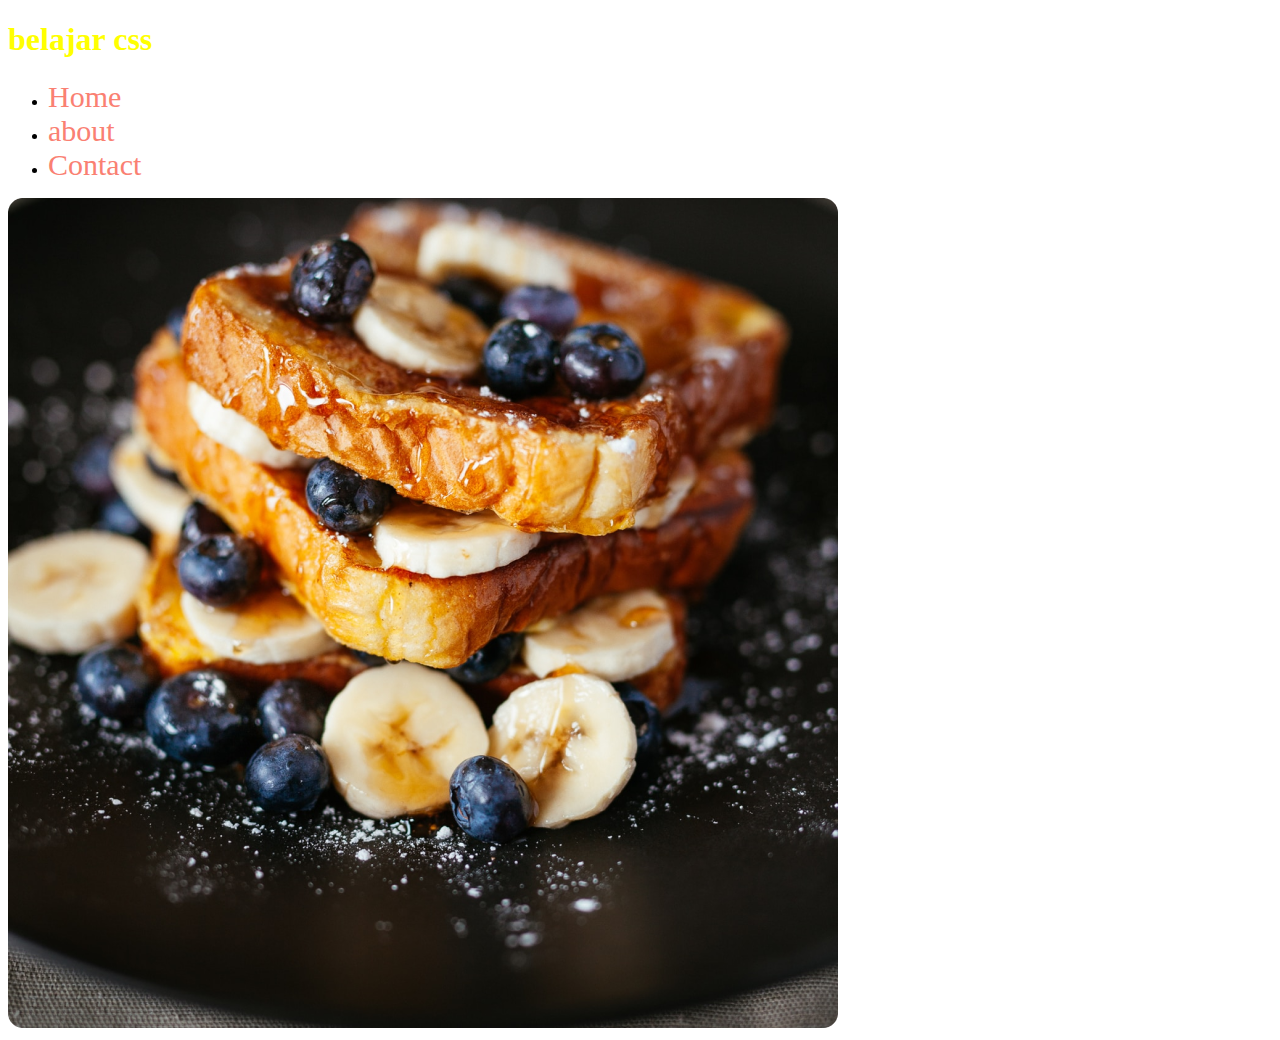
<file: css-specificity/index.html>
<!DOCTYPE html>
<html lang="en">
<head>
  <meta charset="UTF-8">
  <meta name="viewport" content="width=device-width, initial-scale=1.0">
  <title>Document</title>
  <style>

    /* 10 ->  specificity*/
    .title{
      color: red;
    }


    /* 1 -> specificity */
    h1{
      color: blue;
    }

    /*  1 + 10  = 11 -> specificity*/
    h1.title{
      color: yellow;
    }

    /* 1 + 10 + 1 + 10 = 22 */
    ul.items li.list a{
      color: green;
    }
    /* 10 + 1 = 11 */
    .list a{
      color: red;
      font-size: 30px;
    }

    /* 1 */
    a{
      color: orange;
      text-decoration: none;
    }

    /* 100 + 1 = 101 */
    #navbar a{
      color: salmon;
    }
  </style>
</head>
<body>
  <h1 class="title">belajar css</h1>


  <ul class="items" id="navbar">
    <li class="list">
      <a href="/home.html">Home</a>
    </li>
    <li class="list">
      <a href="/about.html">about</a>
    </li>
    <li class="list">
      <a href="/contact">Contact</a>
    </li>

  </ul>
  <img src="./assets/recipe1.png" alt="bebas">
</body>
</html>
</file>
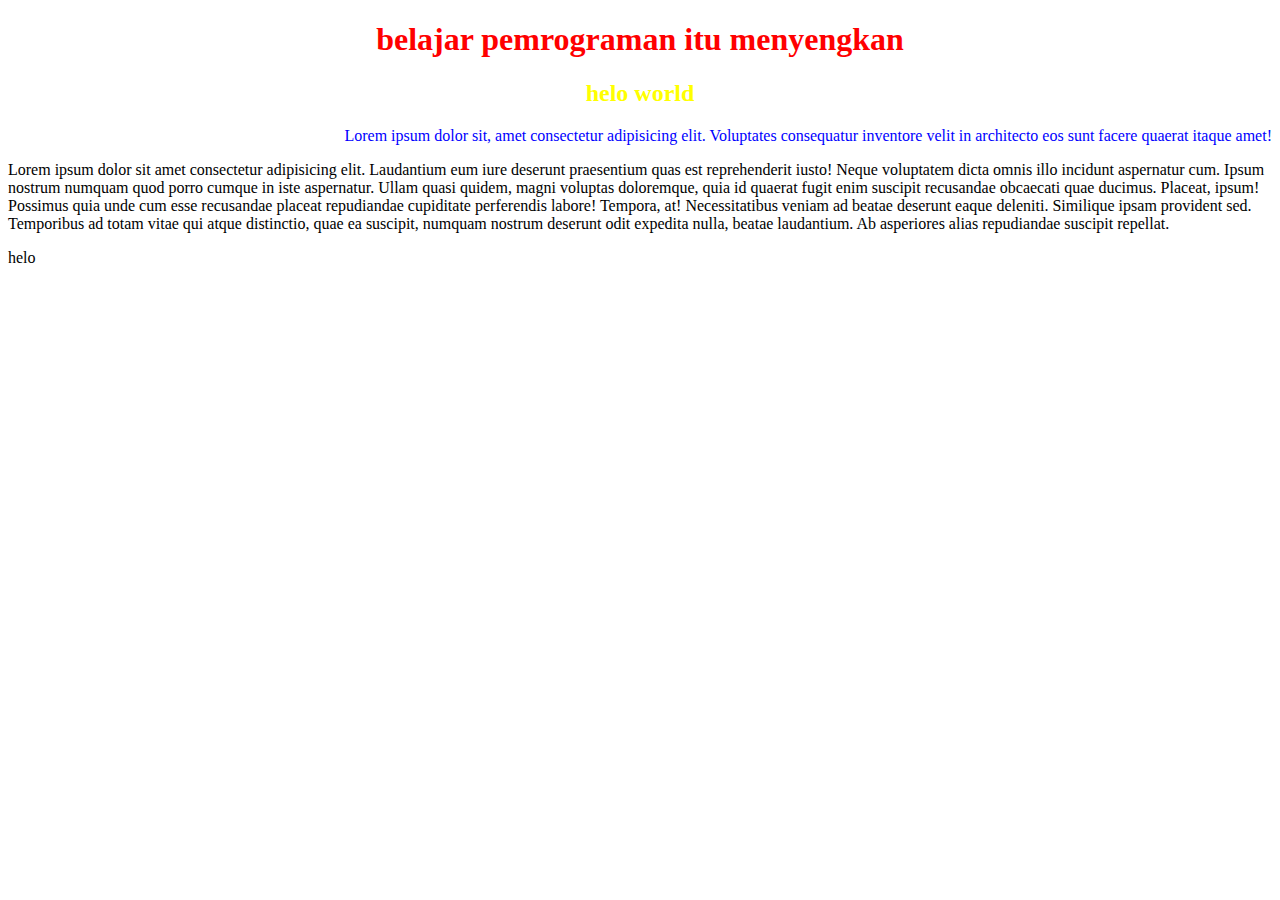
<file: intro-css/index.html>
<!DOCTYPE html>
<html lang="en">
<head>
  <meta charset="UTF-8">
  <meta name="viewport" content="width=device-width, initial-scale=1.0">
  <title>Document</title>
  <link rel="stylesheet" href="styles.css">
  <!-- internal -->
  <style>
    .content{
      color: blue;
      text-align: right;
    }

  </style>
</head>
<body>
  <!-- inline style -->
  <h1 style="color: red; font-size: 32px; text-align: center;">belajar pemrograman itu menyengkan</h1>
  <h2 id="sub-title">helo world</h2>
  <p class="content">Lorem ipsum dolor sit, amet consectetur adipisicing elit. Voluptates consequatur inventore velit in architecto eos sunt facere quaerat itaque amet!</p>
  <p>Lorem ipsum dolor sit amet consectetur adipisicing elit. Laudantium eum iure deserunt praesentium quas est reprehenderit iusto! Neque voluptatem dicta omnis illo incidunt aspernatur cum. Ipsum nostrum numquam quod porro cumque in iste aspernatur. Ullam quasi quidem, magni voluptas doloremque, quia id quaerat fugit enim suscipit recusandae obcaecati quae ducimus. Placeat, ipsum! Possimus quia unde cum esse recusandae placeat repudiandae cupiditate perferendis labore! Tempora, at! Necessitatibus veniam ad beatae deserunt eaque deleniti. Similique ipsam provident sed. Temporibus ad totam vitae qui atque distinctio, quae ea suscipit, numquam nostrum deserunt odit expedita nulla, beatae laudantium. Ab asperiores alias repudiandae suscipit repellat.</p>

  <p>helo</p>
</body>
</html>
</file>
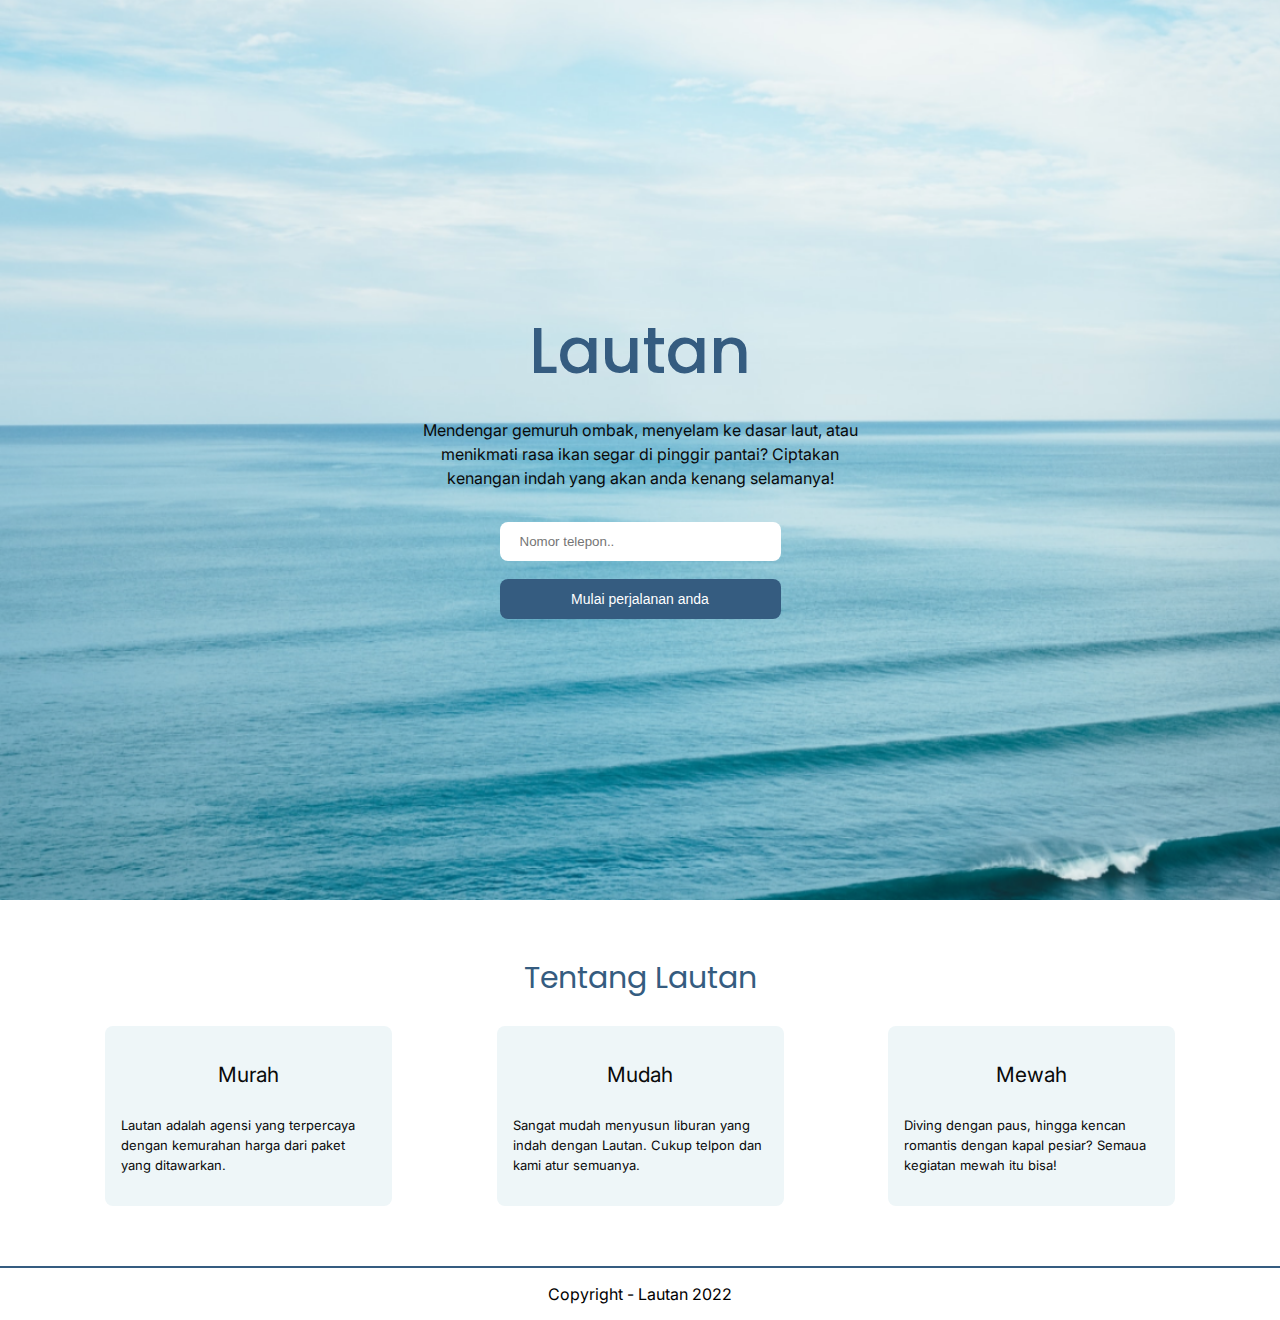
<file: lautan/index.html>
<!DOCTYPE html>
<html lang="en">
  <head>
    <meta charset="UTF-8" />
    <meta name="viewport" content="width=device-width, initial-scale=1.0" />
    <title>Document</title>
    <link rel="preconnect" href="https://fonts.googleapis.com">
    <link rel="preconnect" href="https://fonts.gstatic.com" crossorigin>
    <link href="https://fonts.googleapis.com/css2?family=Inter:wght@100..900&family=Poppins:ital,wght@0,100;0,200;0,300;0,400;0,500;0,600;0,700;0,800;0,900;1,100;1,200;1,300;1,400;1,500;1,600;1,700;1,800;1,900&display=swap" rel="stylesheet">
    
    <link rel="stylesheet" href="./assets/css/styles.css" />
  
  </head>
  <body>
   
    <!-- section hero -->
    <section id="hero">
      <!-- <nav class="navbar">
        <p class="brand">Lautan</p>
        <ul class="nav-items">
          <li class="item"><a href="#hero">Home</a></li>
          <li class="item"><a href="#about">About</a></li>
          <li class="item"><a href="">Contact</a></li>
        </ul>
      </nav> -->
      <div class="container">
        <h2 class="hero-title">Lautan</h2>
        <p class="hero-content">
          Mendengar gemuruh ombak, menyelam ke dasar laut, atau menikmati rasa
          ikan segar di pinggir pantai? Ciptakan kenangan indah yang akan anda
          kenang selamanya!
        </p>
        <div class="wrapper-form">
          <input type="text" placeholder="Nomor telepon.." />
          <button>Mulai perjalanan anda</button>
        </div>
      </div>
    </section>
    <!-- end section hero -->
    <!-- section about -->
    <section id="about">
      <h2 class="about-title">Tentang Lautan</h2>
      <div class="wraper-card">
        <div class="card">
          <h4>Murah</h4>
          <p>
            Lautan adalah agensi yang terpercaya dengan kemurahan harga dari
            paket yang ditawarkan.
          </p>
        </div>
        <div class="card">
          <h4>Mudah</h4>
          <p>
            Sangat mudah menyusun liburan yang indah dengan Lautan. Cukup telpon
            dan kami atur semuanya.
          </p>
        </div>
        <div class="card">
          <h4>Mewah</h4>
          <p>
            Diving dengan paus, hingga kencan romantis dengan kapal pesiar?
            Semaua kegiatan mewah itu bisa!
          </p>
        </div>
      </div>
    </section>
    <!-- end section about -->

    <!-- footer -->
    <footer class="footer">
      <p>Copyright - Lautan 2022</p>
    </footer>
  </body>
</html>
</file>
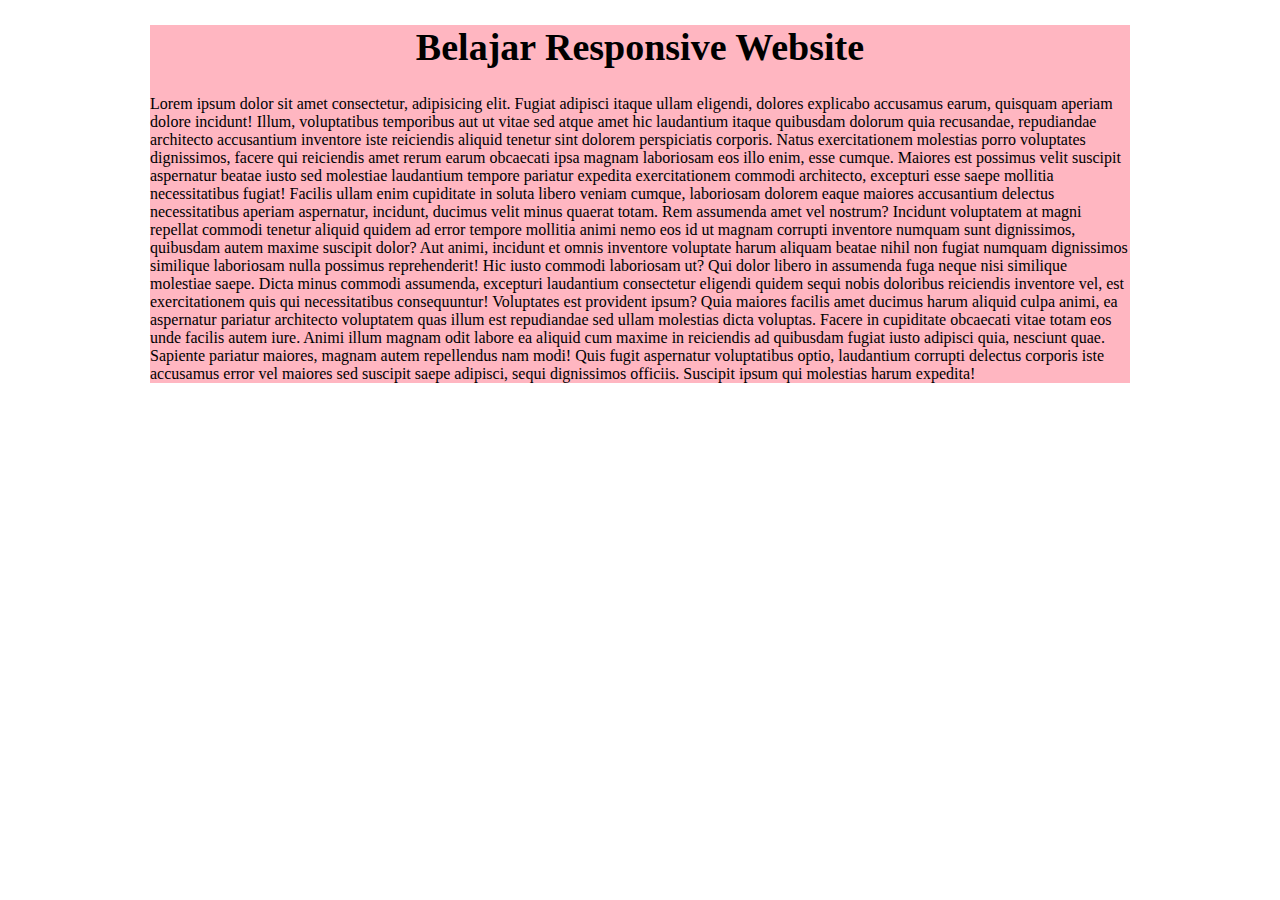
<file: responsive/index.html>
<!DOCTYPE html>
<html lang="en">
<head>
  <meta charset="UTF-8">
  <meta name="viewport" content="width=device-width, initial-scale=1.0">
  <title>Document</title>
  <style>
    .container{
      width: 980px;
      margin-left: auto;
      margin-right: auto;
      background-color: lightpink;
    }
    .title{
      text-align: center;
      font-size: 38px;
    }
    /* untuk table */
    @media screen and (max-width: 768px){
      .container{
        width: 700px;
        background-color: lightskyblue;
      }
    }
    /* untuk mobile */

    @media screen and (max-width: 576px){
      .container{
        width: 100%;
        padding-left: 20px;
        padding-right: 20px;
        box-sizing: border-box;
        background-color: lightgoldenrodyellow;
      }
      .title{
        font-size: 28px;
      }
    }
</style>
</head>
<body>
  <div class="container">
    <h1 class="title">Belajar Responsive Website</h1>
    <p class="content">Lorem ipsum dolor sit amet consectetur, adipisicing elit. Fugiat adipisci itaque ullam eligendi, dolores explicabo accusamus earum, quisquam aperiam dolore incidunt! Illum, voluptatibus temporibus aut ut vitae sed atque amet hic laudantium itaque quibusdam dolorum quia recusandae, repudiandae architecto accusantium inventore iste reiciendis aliquid tenetur sint dolorem perspiciatis corporis. Natus exercitationem molestias porro voluptates dignissimos, facere qui reiciendis amet rerum earum obcaecati ipsa magnam laboriosam eos illo enim, esse cumque. Maiores est possimus velit suscipit aspernatur beatae iusto sed molestiae laudantium tempore pariatur expedita exercitationem commodi architecto, excepturi esse saepe mollitia necessitatibus fugiat! Facilis ullam enim cupiditate in soluta libero veniam cumque, laboriosam dolorem eaque maiores accusantium delectus necessitatibus aperiam aspernatur, incidunt, ducimus velit minus quaerat totam. Rem assumenda amet vel nostrum? Incidunt voluptatem at magni repellat commodi tenetur aliquid quidem ad error tempore mollitia animi nemo eos id ut magnam corrupti inventore numquam sunt dignissimos, quibusdam autem maxime suscipit dolor? Aut animi, incidunt et omnis inventore voluptate harum aliquam beatae nihil non fugiat numquam dignissimos similique laboriosam nulla possimus reprehenderit! Hic iusto commodi laboriosam ut? Qui dolor libero in assumenda fuga neque nisi similique molestiae saepe. Dicta minus commodi assumenda, excepturi laudantium consectetur eligendi quidem sequi nobis doloribus reiciendis inventore vel, est exercitationem quis qui necessitatibus consequuntur! Voluptates est provident ipsum? Quia maiores facilis amet ducimus harum aliquid culpa animi, ea aspernatur pariatur architecto voluptatem quas illum est repudiandae sed ullam molestias dicta voluptas. Facere in cupiditate obcaecati vitae totam eos unde facilis autem iure. Animi illum magnam odit labore ea aliquid cum maxime in reiciendis ad quibusdam fugiat iusto adipisci quia, nesciunt quae. Sapiente pariatur maiores, magnam autem repellendus nam modi! Quis fugit aspernatur voluptatibus optio, laudantium corrupti delectus corporis iste accusamus error vel maiores sed suscipit saepe adipisci, sequi dignissimos officiis. Suscipit ipsum qui molestias harum expedita!</p>
  </div>
</body>
</html>
</file>
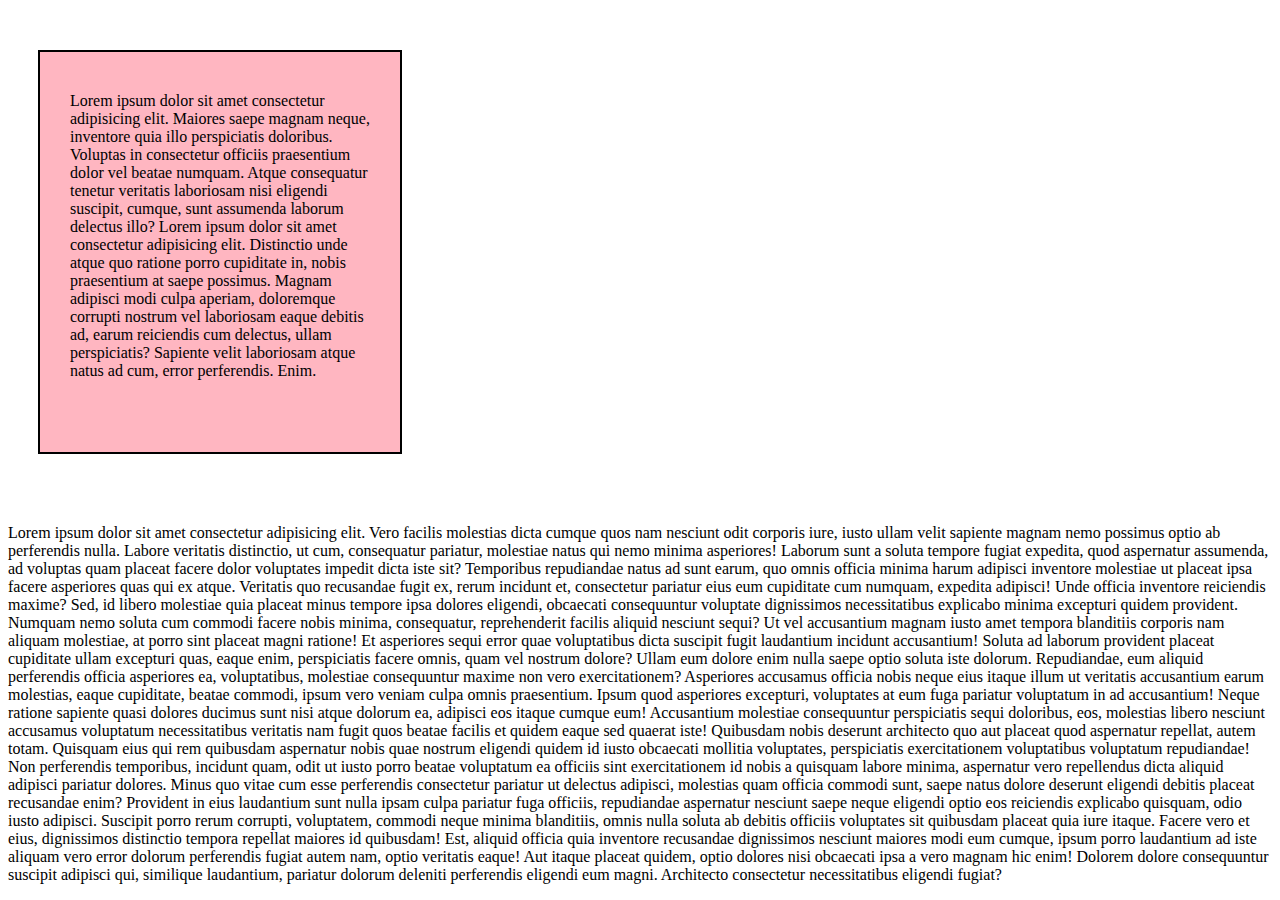
<file: intro-css/boxmodel.html>
<!DOCTYPE html>
<html lang="en">
<head>
  <meta charset="UTF-8">
  <meta name="viewport" content="width=device-width, initial-scale=1.0">
  <title>Document</title>
  <style>
    .box{
      width: 300px;
      height: 320px;
      background-color: lightpink;
      /* padding-left: 30px;
      padding-top: 40px;
      padding-right: 30px;
      padding-bottom: 40px; */
      padding: 40px 30px;
      /* box-sizing: border-box; */
      /* border-width: 2px;
      border-style: solid;
      border-color: black; */
      border: 2px solid black;
      /* margin-left: 30px;
      margin-top: 50px;
      margin-right: 20px;
      margin-bottom: 70px; */
      margin: 50px 20px 70px 30px;
    }
  </style>
</head>
<body>
  <div class="box">
    Lorem ipsum dolor sit amet consectetur adipisicing elit. Maiores saepe magnam neque, inventore quia illo perspiciatis doloribus. Voluptas in consectetur officiis praesentium dolor vel beatae numquam. Atque consequatur tenetur veritatis laboriosam nisi eligendi suscipit, cumque, sunt assumenda laborum delectus illo?
    Lorem ipsum dolor sit amet consectetur adipisicing elit. Distinctio unde atque quo ratione porro cupiditate in, nobis praesentium at saepe possimus. Magnam adipisci modi culpa aperiam, doloremque corrupti nostrum vel laboriosam eaque debitis ad, earum reiciendis cum delectus, ullam perspiciatis? Sapiente velit laboriosam atque natus ad cum, error perferendis. Enim.
  </div>
  <p>Lorem ipsum dolor sit amet consectetur adipisicing elit. Vero facilis molestias dicta cumque quos nam nesciunt odit corporis iure, iusto ullam velit sapiente magnam nemo possimus optio ab perferendis nulla. Labore veritatis distinctio, ut cum, consequatur pariatur, molestiae natus qui nemo minima asperiores! Laborum sunt a soluta tempore fugiat expedita, quod aspernatur assumenda, ad voluptas quam placeat facere dolor voluptates impedit dicta iste sit? Temporibus repudiandae natus ad sunt earum, quo omnis officia minima harum adipisci inventore molestiae ut placeat ipsa facere asperiores quas qui ex atque. Veritatis quo recusandae fugit ex, rerum incidunt et, consectetur pariatur eius eum cupiditate cum numquam, expedita adipisci! Unde officia inventore reiciendis maxime? Sed, id libero molestiae quia placeat minus tempore ipsa dolores eligendi, obcaecati consequuntur voluptate dignissimos necessitatibus explicabo minima excepturi quidem provident. Numquam nemo soluta cum commodi facere nobis minima, consequatur, reprehenderit facilis aliquid nesciunt sequi? Ut vel accusantium magnam iusto amet tempora blanditiis corporis nam aliquam molestiae, at porro sint placeat magni ratione! Et asperiores sequi error quae voluptatibus dicta suscipit fugit laudantium incidunt accusantium! Soluta ad laborum provident placeat cupiditate ullam excepturi quas, eaque enim, perspiciatis facere omnis, quam vel nostrum dolore? Ullam eum dolore enim nulla saepe optio soluta iste dolorum. Repudiandae, eum aliquid perferendis officia asperiores ea, voluptatibus, molestiae consequuntur maxime non vero exercitationem? Asperiores accusamus officia nobis neque eius itaque illum ut veritatis accusantium earum molestias, eaque cupiditate, beatae commodi, ipsum vero veniam culpa omnis praesentium. Ipsum quod asperiores excepturi, voluptates at eum fuga pariatur voluptatum in ad accusantium! Neque ratione sapiente quasi dolores ducimus sunt nisi atque dolorum ea, adipisci eos itaque cumque eum! Accusantium molestiae consequuntur perspiciatis sequi doloribus, eos, molestias libero nesciunt accusamus voluptatum necessitatibus veritatis nam fugit quos beatae facilis et quidem eaque sed quaerat iste! Quibusdam nobis deserunt architecto quo aut placeat quod aspernatur repellat, autem totam. Quisquam eius qui rem quibusdam aspernatur nobis quae nostrum eligendi quidem id iusto obcaecati mollitia voluptates, perspiciatis exercitationem voluptatibus voluptatum repudiandae! Non perferendis temporibus, incidunt quam, odit ut iusto porro beatae voluptatum ea officiis sint exercitationem id nobis a quisquam labore minima, aspernatur vero repellendus dicta aliquid adipisci pariatur dolores. Minus quo vitae cum esse perferendis consectetur pariatur ut delectus adipisci, molestias quam officia commodi sunt, saepe natus dolore deserunt eligendi debitis placeat recusandae enim? Provident in eius laudantium sunt nulla ipsam culpa pariatur fuga officiis, repudiandae aspernatur nesciunt saepe neque eligendi optio eos reiciendis explicabo quisquam, odio iusto adipisci. Suscipit porro rerum corrupti, voluptatem, commodi neque minima blanditiis, omnis nulla soluta ab debitis officiis voluptates sit quibusdam placeat quia iure itaque. Facere vero et eius, dignissimos distinctio tempora repellat maiores id quibusdam! Est, aliquid officia quia inventore recusandae dignissimos nesciunt maiores modi eum cumque, ipsum porro laudantium ad iste aliquam vero error dolorum perferendis fugiat autem nam, optio veritatis eaque! Aut itaque placeat quidem, optio dolores nisi obcaecati ipsa a vero magnam hic enim! Dolorem dolore consequuntur suscipit adipisci qui, similique laudantium, pariatur dolorum deleniti perferendis eligendi eum magni. Architecto consectetur necessitatibus eligendi fugiat?</p>
</body>
</html>
</file>
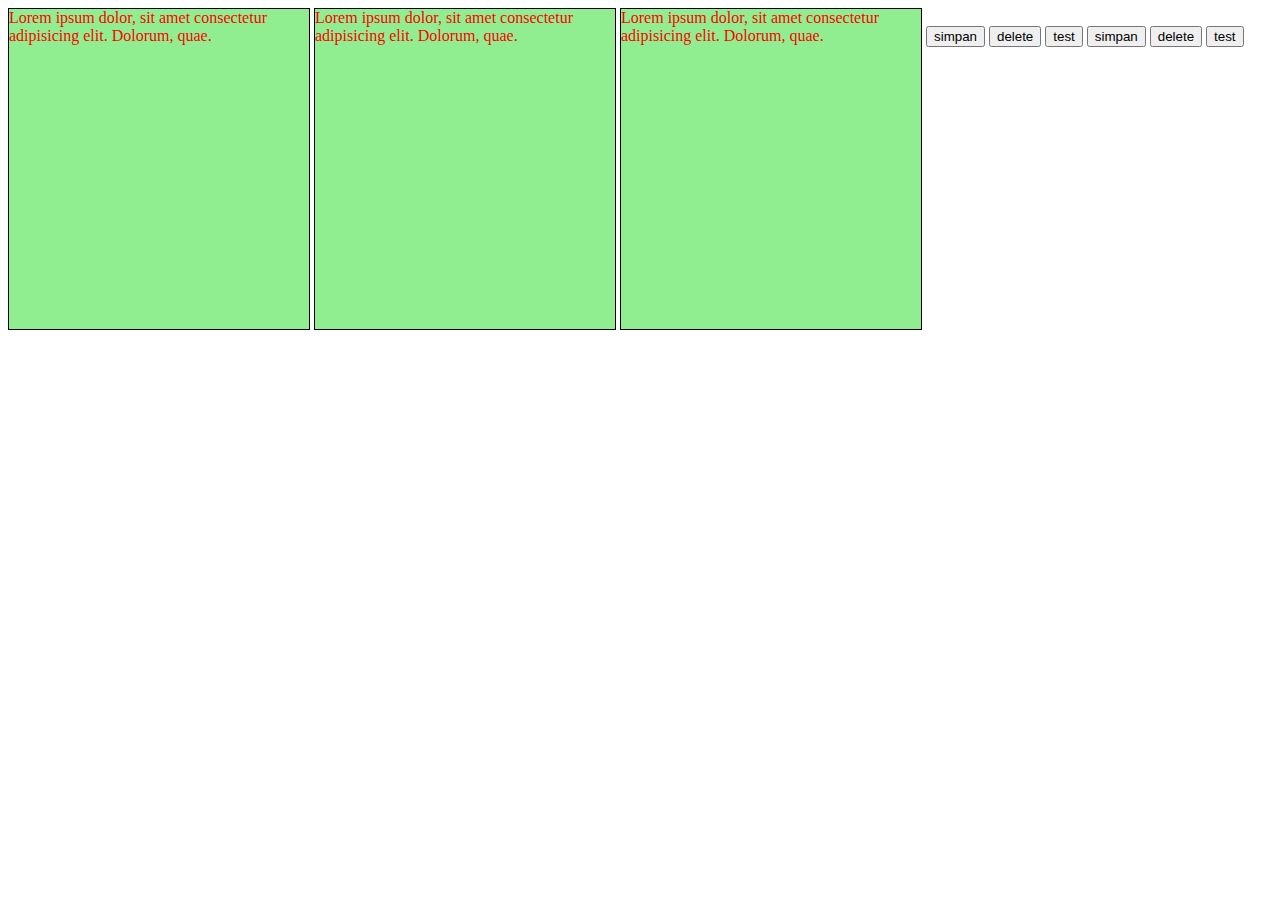
<file: intro-css/demesi.html>
<!DOCTYPE html>
<html lang="en">
<head>
  <meta charset="UTF-8">
  <meta name="viewport" content="width=device-width, initial-scale=1.0">
  <title>Document</title>
  <style>
    .container{
      width: 300px;
      height: 320px;
      background-color: lightgreen;
      color: red;
      border: 1px solid black;
      display: inline-block;
    }
  </style>
</head>
<body>
  <div class="container">
    Lorem ipsum dolor, sit amet consectetur adipisicing elit. Dolorum, quae.
  </div>
  <div class="container">
    Lorem ipsum dolor, sit amet consectetur adipisicing elit. Dolorum, quae.
  </div>
  <div class="container">
    Lorem ipsum dolor, sit amet consectetur adipisicing elit. Dolorum, quae.
  </div>
  <button>simpan</button>
  <button>delete</button>
  <button>test</button>
  <button>simpan</button>
  <button>delete</button>
  <button>test</button>
</body>
</html>
</file>
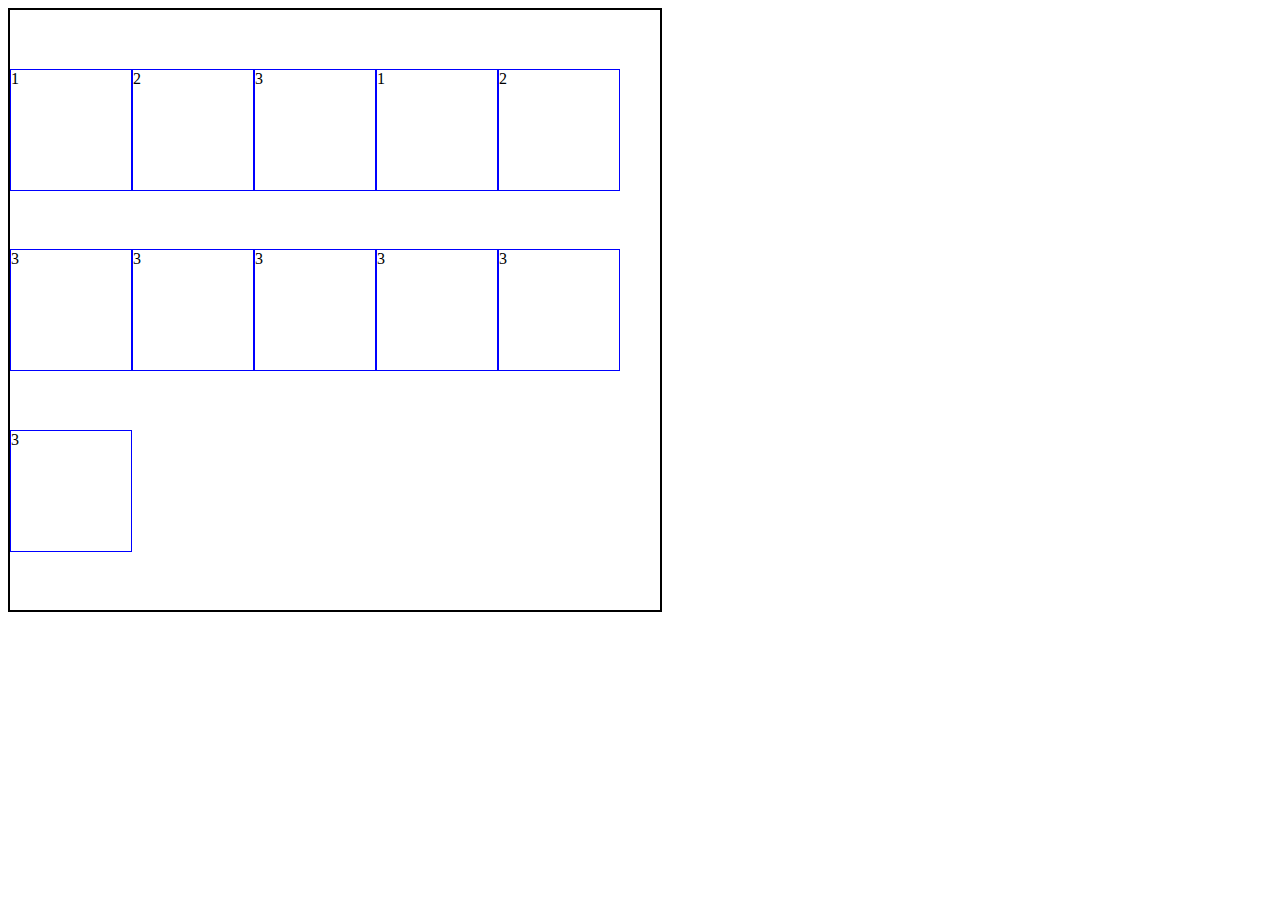
<file: intro-css/flexbox.html>
<!DOCTYPE html>
<html lang="en">
<head>
  <meta charset="UTF-8">
  <meta name="viewport" content="width=device-width, initial-scale=1.0">
  <title>Document</title>
</head>
<style>
  .container{
    width: 650px;
    height: 600px;
    border: 2px solid black;
    display: flex;
    flex-direction: row;
    /* flex-wrap: wrap; */
    /* justify-content: center; */
    /* flex-start, flex-end, center, space-between,  */
    /* align-items: flex-start; */
    /* stretch, flex-start, center, flex-end,  */
    flex-wrap: wrap;
    align-content: space-evenly;
    /* flex-star, center, stretch, space-between,  space-around */
  }
  .box{
    width: 120px;
    height: 120px;
    border: 1px solid blue;
  }
</style>
<body>
  <div class="container">
    <div class="box">1
    </div>
    <div class="box">2
    </div>
    <div class="box">3
    </div>
    <div class="box">1
    </div>
    <div class="box">2
    </div>
    <div class="box">3
    </div>
    <div class="box">3
    </div>
    <div class="box">3
    </div>
    <div class="box">3
    </div>
    <div class="box">3
    </div>
    <div class="box">3
    </div>
  </div>
</body>
</html>
</file>
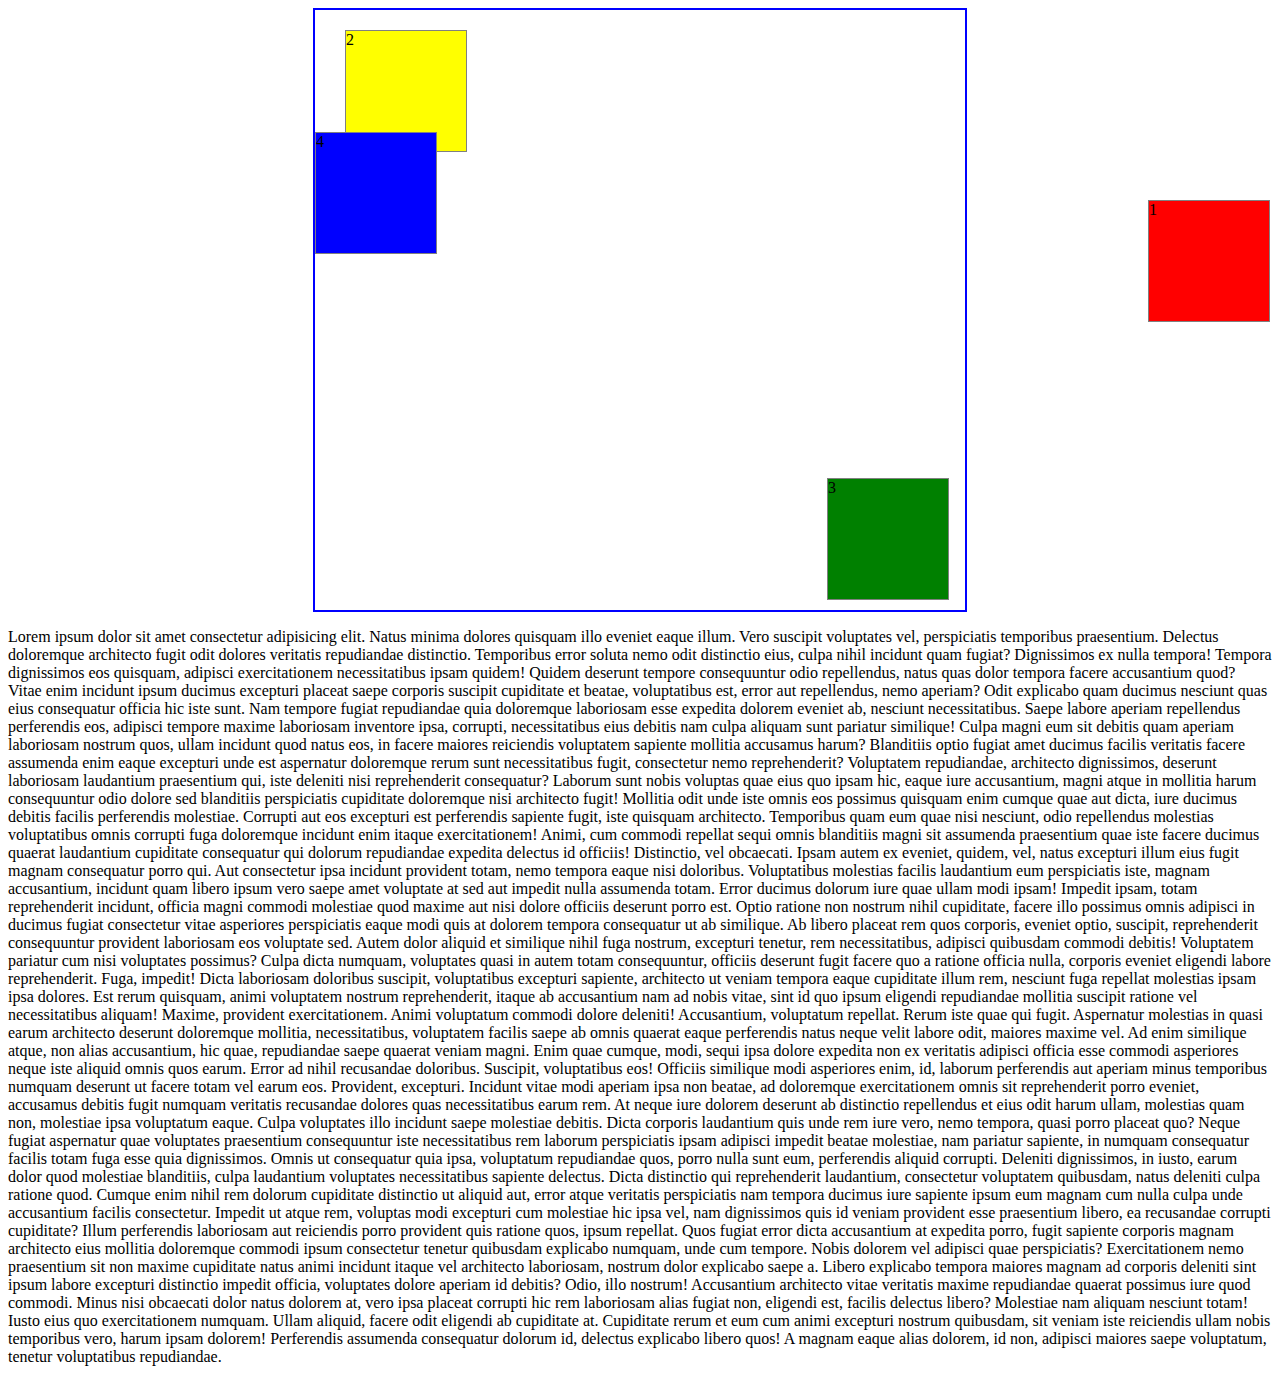
<file: intro-css/position.html>
<!DOCTYPE html>
<html lang="en">
  <head>
    <meta charset="UTF-8" />
    <meta name="viewport" content="width=device-width, initial-scale=1.0" />
    <title>Document</title>
    <style>
      .container{
        width: 650px;
        height: 600px;
        border: 2px solid blue;
        margin-left: auto;
        margin-right: auto;
        position: relative;
      }

      .box{
        width: 120px;
        height: 120px;
        border: 1px solid gray;
      }
      .satu{
        background-color: red;
        position: fixed;
        top: 200px;
        right: 10px;
      }
      .dua{
        background-color: yellow;
        position: relative;
        /* left: ;
        right: ;
        bottom: ;
        top: ; */
        left: 30px;
        top: 20px;
      }
      .tiga{
        background-color: green;
        position: absolute;
        bottom: 10px;
        right: 16px;
      }
      .empat{
        background-color: blue;
        position: sticky;
        top: 20px;
      }
    </style>
  </head>
  <body>
    <div class="container">
      <div class="box satu">1</div>
      <div class="box dua">2</div>
      <div class="box tiga">3</div>
      <div class="box empat">4</div>
    </div>
    <p>Lorem ipsum dolor sit amet consectetur adipisicing elit. Natus minima dolores quisquam illo eveniet eaque illum. Vero suscipit voluptates vel, perspiciatis temporibus praesentium. Delectus doloremque architecto fugit odit dolores veritatis repudiandae distinctio. Temporibus error soluta nemo odit distinctio eius, culpa nihil incidunt quam fugiat? Dignissimos ex nulla tempora! Tempora dignissimos eos quisquam, adipisci exercitationem necessitatibus ipsam quidem! Quidem deserunt tempore consequuntur odio repellendus, natus quas dolor tempora facere accusantium quod? Vitae enim incidunt ipsum ducimus excepturi placeat saepe corporis suscipit cupiditate et beatae, voluptatibus est, error aut repellendus, nemo aperiam? Odit explicabo quam ducimus nesciunt quas eius consequatur officia hic iste sunt. Nam tempore fugiat repudiandae quia doloremque laboriosam esse expedita dolorem eveniet ab, nesciunt necessitatibus. Saepe labore aperiam repellendus perferendis eos, adipisci tempore maxime laboriosam inventore ipsa, corrupti, necessitatibus eius debitis nam culpa aliquam sunt pariatur similique! Culpa magni eum sit debitis quam aperiam laboriosam nostrum quos, ullam incidunt quod natus eos, in facere maiores reiciendis voluptatem sapiente mollitia accusamus harum? Blanditiis optio fugiat amet ducimus facilis veritatis facere assumenda enim eaque excepturi unde est aspernatur doloremque rerum sunt necessitatibus fugit, consectetur nemo reprehenderit? Voluptatem repudiandae, architecto dignissimos, deserunt laboriosam laudantium praesentium qui, iste deleniti nisi reprehenderit consequatur? Laborum sunt nobis voluptas quae eius quo ipsam hic, eaque iure accusantium, magni atque in mollitia harum consequuntur odio dolore sed blanditiis perspiciatis cupiditate doloremque nisi architecto fugit! Mollitia odit unde iste omnis eos possimus quisquam enim cumque quae aut dicta, iure ducimus debitis facilis perferendis molestiae. Corrupti aut eos excepturi est perferendis sapiente fugit, iste quisquam architecto. Temporibus quam eum quae nisi nesciunt, odio repellendus molestias voluptatibus omnis corrupti fuga doloremque incidunt enim itaque exercitationem! Animi, cum commodi repellat sequi omnis blanditiis magni sit assumenda praesentium quae iste facere ducimus quaerat laudantium cupiditate consequatur qui dolorum repudiandae expedita delectus id officiis! Distinctio, vel obcaecati. Ipsam autem ex eveniet, quidem, vel, natus excepturi illum eius fugit magnam consequatur porro qui. Aut consectetur ipsa incidunt provident totam, nemo tempora eaque nisi doloribus. Voluptatibus molestias facilis laudantium eum perspiciatis iste, magnam accusantium, incidunt quam libero ipsum vero saepe amet voluptate at sed aut impedit nulla assumenda totam. Error ducimus dolorum iure quae ullam modi ipsam! Impedit ipsam, totam reprehenderit incidunt, officia magni commodi molestiae quod maxime aut nisi dolore officiis deserunt porro est. Optio ratione non nostrum nihil cupiditate, facere illo possimus omnis adipisci in ducimus fugiat consectetur vitae asperiores perspiciatis eaque modi quis at dolorem tempora consequatur ut ab similique. Ab libero placeat rem quos corporis, eveniet optio, suscipit, reprehenderit consequuntur provident laboriosam eos voluptate sed. Autem dolor aliquid et similique nihil fuga nostrum, excepturi tenetur, rem necessitatibus, adipisci quibusdam commodi debitis! Voluptatem pariatur cum nisi voluptates possimus? Culpa dicta numquam, voluptates quasi in autem totam consequuntur, officiis deserunt fugit facere quo a ratione officia nulla, corporis eveniet eligendi labore reprehenderit. Fuga, impedit! Dicta laboriosam doloribus suscipit, voluptatibus excepturi sapiente, architecto ut veniam tempora eaque cupiditate illum rem, nesciunt fuga repellat molestias ipsam ipsa dolores. Est rerum quisquam, animi voluptatem nostrum reprehenderit, itaque ab accusantium nam ad nobis vitae, sint id quo ipsum eligendi repudiandae mollitia suscipit ratione vel necessitatibus aliquam! Maxime, provident exercitationem. Animi voluptatum commodi dolore deleniti! Accusantium, voluptatum repellat. Rerum iste quae qui fugit. Aspernatur molestias in quasi earum architecto deserunt doloremque mollitia, necessitatibus, voluptatem facilis saepe ab omnis quaerat eaque perferendis natus neque velit labore odit, maiores maxime vel. Ad enim similique atque, non alias accusantium, hic quae, repudiandae saepe quaerat veniam magni. Enim quae cumque, modi, sequi ipsa dolore expedita non ex veritatis adipisci officia esse commodi asperiores neque iste aliquid omnis quos earum. Error ad nihil recusandae doloribus. Suscipit, voluptatibus eos! Officiis similique modi asperiores enim, id, laborum perferendis aut aperiam minus temporibus numquam deserunt ut facere totam vel earum eos. Provident, excepturi. Incidunt vitae modi aperiam ipsa non beatae, ad doloremque exercitationem omnis sit reprehenderit porro eveniet, accusamus debitis fugit numquam veritatis recusandae dolores quas necessitatibus earum rem. At neque iure dolorem deserunt ab distinctio repellendus et eius odit harum ullam, molestias quam non, molestiae ipsa voluptatum eaque. Culpa voluptates illo incidunt saepe molestiae debitis. Dicta corporis laudantium quis unde rem iure vero, nemo tempora, quasi porro placeat quo? Neque fugiat aspernatur quae voluptates praesentium consequuntur iste necessitatibus rem laborum perspiciatis ipsam adipisci impedit beatae molestiae, nam pariatur sapiente, in numquam consequatur facilis totam fuga esse quia dignissimos. Omnis ut consequatur quia ipsa, voluptatum repudiandae quos, porro nulla sunt eum, perferendis aliquid corrupti. Deleniti dignissimos, in iusto, earum dolor quod molestiae blanditiis, culpa laudantium voluptates necessitatibus sapiente delectus. Dicta distinctio qui reprehenderit laudantium, consectetur voluptatem quibusdam, natus deleniti culpa ratione quod. Cumque enim nihil rem dolorum cupiditate distinctio ut aliquid aut, error atque veritatis perspiciatis nam tempora ducimus iure sapiente ipsum eum magnam cum nulla culpa unde accusantium facilis consectetur. Impedit ut atque rem, voluptas modi excepturi cum molestiae hic ipsa vel, nam dignissimos quis id veniam provident esse praesentium libero, ea recusandae corrupti cupiditate? Illum perferendis laboriosam aut reiciendis porro provident quis ratione quos, ipsum repellat. Quos fugiat error dicta accusantium at expedita porro, fugit sapiente corporis magnam architecto eius mollitia doloremque commodi ipsum consectetur tenetur quibusdam explicabo numquam, unde cum tempore. Nobis dolorem vel adipisci quae perspiciatis? Exercitationem nemo praesentium sit non maxime cupiditate natus animi incidunt itaque vel architecto laboriosam, nostrum dolor explicabo saepe a. Libero explicabo tempora maiores magnam ad corporis deleniti sint ipsum labore excepturi distinctio impedit officia, voluptates dolore aperiam id debitis? Odio, illo nostrum! Accusantium architecto vitae veritatis maxime repudiandae quaerat possimus iure quod commodi. Minus nisi obcaecati dolor natus dolorem at, vero ipsa placeat corrupti hic rem laboriosam alias fugiat non, eligendi est, facilis delectus libero? Molestiae nam aliquam nesciunt totam! Iusto eius quo exercitationem numquam. Ullam aliquid, facere odit eligendi ab cupiditate at. Cupiditate rerum et eum cum animi excepturi nostrum quibusdam, sit veniam iste reiciendis ullam nobis temporibus vero, harum ipsam dolorem! Perferendis assumenda consequatur dolorum id, delectus explicabo libero quos! A magnam eaque alias dolorem, id non, adipisci maiores saepe voluptatum, tenetur voluptatibus repudiandae.</p>
  </body>
</html>
</file>
<file: intro-css/styles.css>
/* external stylesheet */
#sub-title{
  color: yellow;
  text-align: center;
}
</file>
<file: lautan/assets/css/styles.css>
/* 
font-family: "Inter", sans-serif;
font-family: "Poppins", sans-serif;
*/

html, body{
  padding: 0;
  margin: 0;
}

#hero{
  background-image: url('../images/bg-lautan.png');
  height: 100vh;
  background-repeat: no-repeat;
  background-size: cover;
  position: relative;
}

.container{
  /* background-color: lightgreen; */
  width: 450px;
  height: 400px;
  position: absolute;
  top: 50%;
  left: 50%;
  transform: translateX(-50%) translateY(-50%);
}

.hero-title{
  font-size: 64px;
  text-align: center;
  font-weight: 500;
  color: #355C80;
  font-family: "Poppins", sans-serif;
  margin-bottom: 20px;
}

.hero-content{
  color: #0A0A0A;
  font-size: 16px;
  font-weight: 400;
  text-align: center;
  font-family: "Inter", sans-serif;
  line-height: 24px;
}
.wrapper-form{
  /* background-color: lightpink; */
  width: 281px;
  margin-left: auto;
  margin-right: auto;
  margin-top: 32px;
  font-family: "Inter", sans-serif;
}
.wrapper-form input{
  box-sizing: border-box;
  width: 100%;
  padding: 12px 20px;
  border-radius: 8px;
  border: none;
  outline: none;
  background-color: #fff;
}
.wrapper-form button{
  box-sizing: border-box;
  width: 100%;
  padding: 12px 20px;
  border-radius: 8px;
  border: none;
  background-color: #355C80;
  color: #fff;
  margin-top: 18px;
  font-size: 14px;
}

#about{
 padding-top: 30px;
 padding-bottom: 60px; 
}

.about-title{
  color: #355C80;
  font-size: 30px;
  text-align: center;
  font-weight: 400;
  font-family: "Poppins", sans-serif;
}

.card{
  width: 287px;
  height: 180px;
  background-color: #EEF6F8;
  border-radius: 8px;
  padding: 8px 16px;
  box-sizing: border-box;
}

.wraper-card{
  display: flex;
justify-content: space-evenly;
font-family: "Inter", sans-serif;
}

.card h4{
  font-size: 21px;
  text-align: center;
  color: #0A0A0A;
  font-weight: 400;
}

.card p{
  font-size: 13px;
  color: #0A0A0A;
  font-weight: 400;
  line-height: 20px;

}
.footer{
  border-top: 2px solid #355C80;
}

.footer p{
  text-align: center;
  font-family: "Inter", sans-serif;
  font-weight: 400;
  font-size: 16px;
}

/* navbar */
.navbar{
  font-family: "Inter", sans-serif;
  display: flex;
  justify-content: space-between;
  padding-left: 50px;
  padding-right: 50px;
  box-shadow: 2px 0 2px 1px rgba(0, 0, 0, 0.4);
}
.nav-items{
  list-style: none;
  display: flex;
  /* background-color: lightcoral; */
  padding: 0;
  margin: 0;
  align-items: center;
}

.nav-items .item a{
  text-decoration: none;
  font-size: 16px;
  color: #355C80;
  padding: 10px 28px;
  /* background-color: lightcyan; */
  display: inline-block;

}

/* untuk table */


@media screen and (max-width: 768px){
  .wraper-card{
    flex-wrap: wrap;
    row-gap: 30px;
  }

}


/* untuk mobile */
@media screen and (max-width: 576px){
  .container{
    width: 100%;
    padding-left: 30px;
    padding-right: 30px;
    box-sizing: border-box;
  }
  .hero-title{
    font-size: 48px;
  }
  .card{
    width: 100%;
  }
  .wraper-card{
    padding-left: 20px;
    padding-right: 20px;
  }
}
</file>
